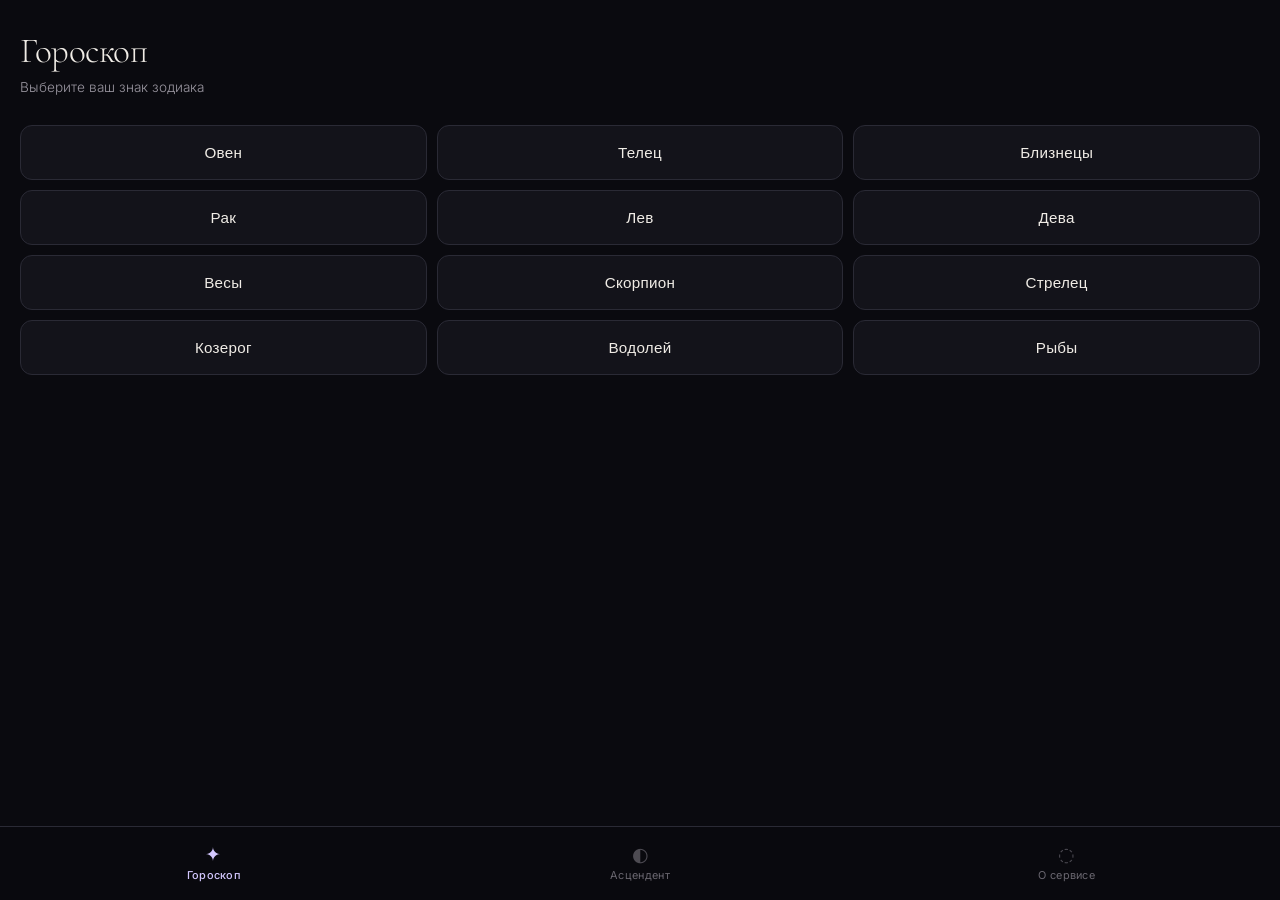
<file: index.html>
<!DOCTYPE html>
<html lang="ru">
<head>
    <meta charset="UTF-8">
    <meta name="viewport" content="width=device-width, initial-scale=1.0, maximum-scale=1.0, user-scalable=no, viewport-fit=cover">
    <meta name="theme-color" content="#0a0a0f">
    <title>Астро-факты</title>
    <script src="https://telegram.org/js/telegram-web-app.js"></script>
    <link rel="preconnect" href="https://fonts.googleapis.com">
    <link rel="preconnect" href="https://fonts.gstatic.com" crossorigin>
    <link href="https://fonts.googleapis.com/css2?family=Cormorant+Garamond:ital,wght@0,300;0,400;0,500;1,300&family=Inter:wght@300;400;500;600&display=swap" rel="stylesheet">
    <link rel="stylesheet" href="styles.css?v=2026.11.09.6">
</head>
<body>
    <div class="app">
        <div class="content">
            
            <div class="screen active" id="screen-horoscope">
                <div class="screen-header">
                    <h1 class="screen-title">Гороскоп</h1>
                    <p class="screen-subtitle">Выберите ваш знак зодиака</p>
                </div>
                
                <div class="signs-grid">
                    <button class="sign-card" data-sign="aries"><span class="sign-name">Овен</span></button>
                    <button class="sign-card" data-sign="taurus"><span class="sign-name">Телец</span></button>
                    <button class="sign-card" data-sign="gemini"><span class="sign-name">Близнецы</span></button>
                    <button class="sign-card" data-sign="cancer"><span class="sign-name">Рак</span></button>
                    <button class="sign-card" data-sign="leo"><span class="sign-name">Лев</span></button>
                    <button class="sign-card" data-sign="virgo"><span class="sign-name">Дева</span></button>
                    <button class="sign-card" data-sign="libra"><span class="sign-name">Весы</span></button>
                    <button class="sign-card" data-sign="scorpio"><span class="sign-name">Скорпион</span></button>
                    <button class="sign-card" data-sign="sagittarius"><span class="sign-name">Стрелец</span></button>
                    <button class="sign-card" data-sign="capricorn"><span class="sign-name">Козерог</span></button>
                    <button class="sign-card" data-sign="aquarius"><span class="sign-name">Водолей</span></button>
                    <button class="sign-card" data-sign="pisces"><span class="sign-name">Рыбы</span></button>
                </div>
                
                <div id="forecastContainer"></div>
            </div>
            
            <div class="screen" id="screen-ascendant">
                <div class="screen-header">
                    <h1 class="screen-title">Асцендент</h1>
                    <p class="screen-subtitle">Ваша восходящая карта</p>
                </div>
                
                <div class="form-group">
                    <label class="form-label">Город рождения</label>
                    <input type="text" class="form-input" id="cityInput" placeholder="Москва" value="Москва">
                </div>
                
                <div class="form-row">
                    <div class="form-group">
                        <label class="form-label">День</label>
                        <input type="number" class="form-input" id="dayInput" min="1" max="31" value="15">
                    </div>
                    <div class="form-group">
                        <label class="form-label">Месяц</label>
                        <input type="number" class="form-input" id="monthInput" min="1" max="12" value="5">
                    </div>
                    <div class="form-group">
                        <label class="form-label">Год</label>
                        <input type="number" class="form-input" id="yearInput" min="1900" max="2030" value="1990">
                    </div>
                </div>
                
                <div class="time-toggle">
                    <input type="checkbox" id="approximateTime" onchange="toggleTimeInput()">
                    <label for="approximateTime">Не помню точное время</label>
                </div>
                
                <div id="exactTimeBlock">
                    <div class="form-row">
                        <div class="form-group">
                            <label class="form-label">Часы</label>
                            <input type="number" class="form-input" id="hourInput" min="0" max="23" value="14">
                        </div>
                        <div class="form-group">
                            <label class="form-label">Минуты</label>
                            <input type="number" class="form-input" id="minuteInput" min="0" max="59" value="30">
                        </div>
                        <div class="form-group"></div>
                    </div>
                </div>
                
                <div id="approximateTimeBlock" class="hidden">
                    <div class="form-group">
                        <label class="form-label">Примерное время</label>
                        <select class="form-select" id="timeOfDay">
                            <option value="09:00">Утро (06-12)</option>
                            <option value="15:00" selected>День (12-18)</option>
                            <option value="21:00">Вечер (18-00)</option>
                            <option value="03:00">Ночь (00-06)</option>
                        </select>
                    </div>
                </div>
                
                <div class="consent-block">
                    <input type="checkbox" id="consentCheckbox">
                    <label for="consentCheckbox">
                        Согласен на обработку данных для расчёта. Данные не хранятся. <a href="privacy.html" target="_blank">Политика</a>
                    </label>
                </div>
                
                <button class="primary-btn" id="calcBtn" onclick="calculateAscendant()">Рассчитать</button>
                <div id="ascendantResult"></div>
            </div>
            
            <div class="screen" id="screen-about">
                <div class="screen-header">
                    <h1 class="screen-title">О сервисе</h1>
                    <p class="screen-subtitle">Как это работает</p>
                </div>
                
                <div class="about-section">
                    <h2 class="about-title">Астрономическая основа</h2>
                    <p class="about-text">
                        Все расчёты выполняются на основе реальных эфемерид — математических моделей движения планет, используемых в профессиональной астрологии.
                    </p>
                </div>
                
                <div class="about-section">
                    <h2 class="about-title">Что мы считаем</h2>
                    <p class="about-text">
                        Положение Солнца, Луны, Меркурия, Венеры и Марса. Статус Меркурия (прямой или ретроградный). Асцендент по вашему месту и времени рождения.
                    </p>
                </div>
                
                <div class="about-section">
                    <h2 class="about-title">Конфиденциальность</h2>
                    <p class="about-text">
                        Мы <strong>не сохраняем</strong> ваши данные. Город, дата и время рождения используются только в момент расчёта и сразу удаляются из памяти сервера.
                    </p>
                    <p class="about-text">
                        <a href="privacy.html" target="_blank" class="about-link">Полная политика конфиденциальности</a>
                    </p>
                </div>
                
                <div class="disclaimer-box">
                    Сервис носит исключительно развлекательный характер. Астрологические расчёты не являются научно доказанными фактами и не могут служить основанием для принятия важных жизненных, финансовых или медицинских решений.
                </div>
            </div>
            
        </div>
        
        <nav class="tab-bar">
            <button class="tab-item active" data-screen="horoscope">
                <span class="tab-icon">✦</span>
                <span class="tab-label">Гороскоп</span>
            </button>
            <button class="tab-item" data-screen="ascendant">
                <span class="tab-icon">◐</span>
                <span class="tab-label">Асцендент</span>
            </button>
            <button class="tab-item" data-screen="about">
                <span class="tab-icon">◌</span>
                <span class="tab-label">О сервисе</span>
            </button>
        </nav>
    </div>

    <script src="app.js?v=2026.11.09.6"></script>
</body>
</html>
</file>
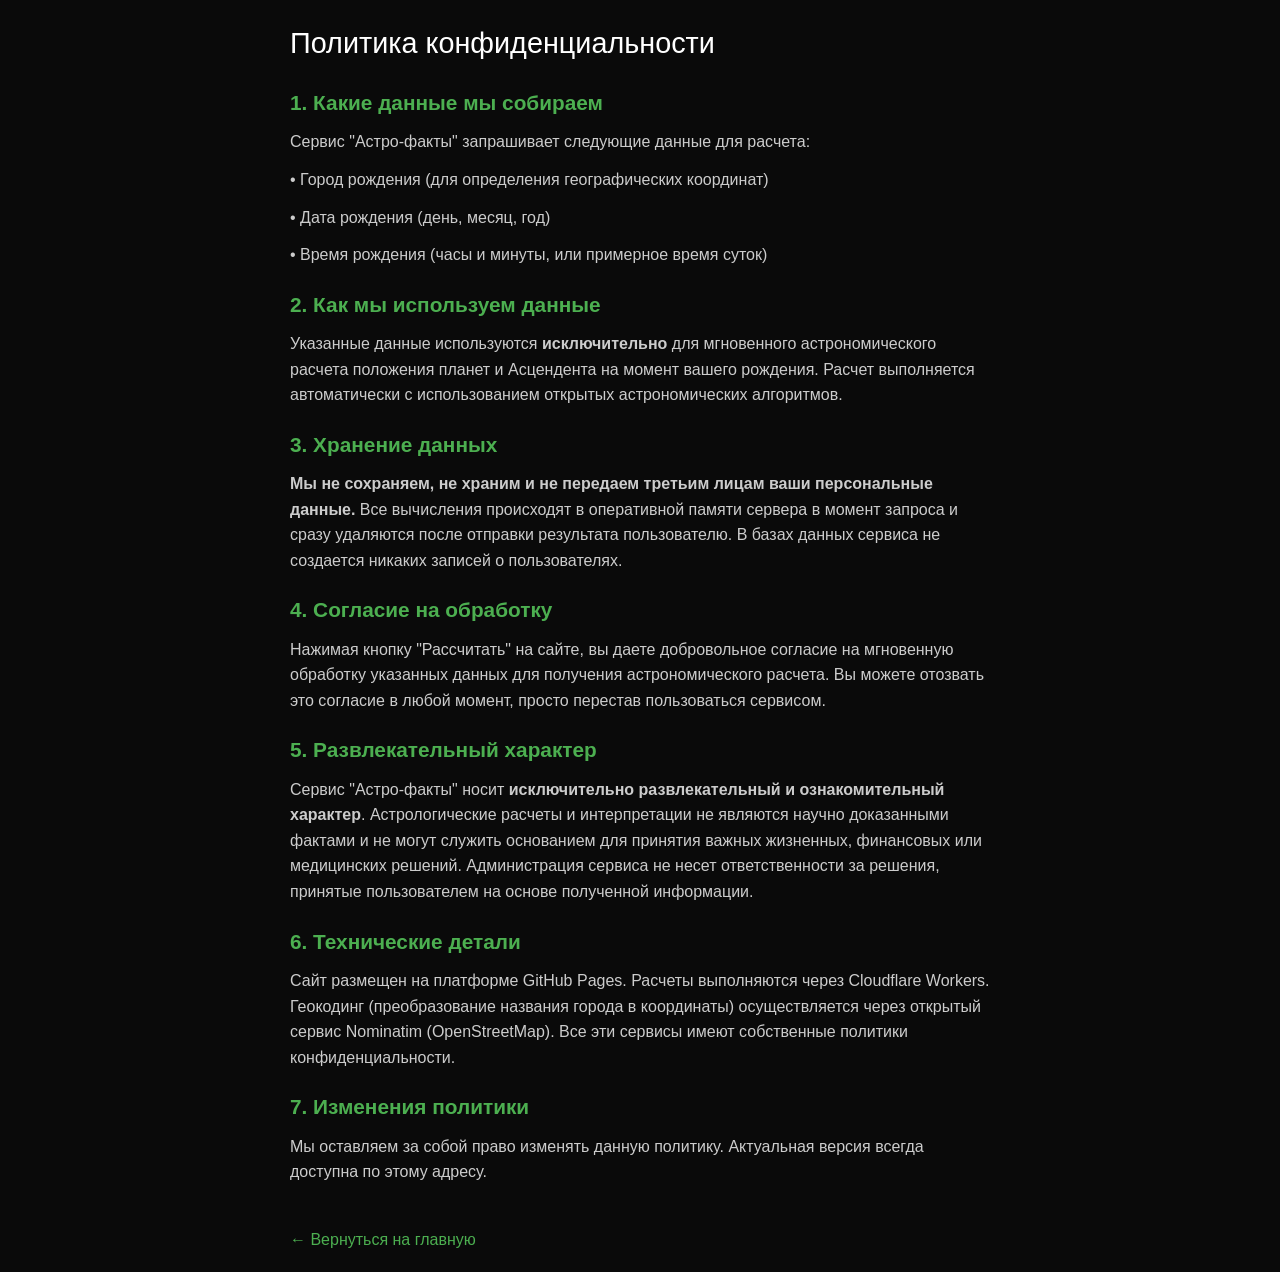
<file: privacy.html>
<!DOCTYPE html>
<html lang="ru">
<head>
    <meta charset="UTF-8">
    <meta name="viewport" content="width=device-width, initial-scale=1.0">
    <title>Политика конфиденциальности - Астро-факты</title>
    <style>
        * { margin: 0; padding: 0; box-sizing: border-box; }
        body { font-family: -apple-system, BlinkMacSystemFont, 'Segoe UI', sans-serif; background: #0a0a0a; color: #fff; padding: 20px; line-height: 1.6; }
        .container { max-width: 700px; margin: 0 auto; }
        h1 { font-size: 1.8rem; margin-bottom: 20px; font-weight: 400; }
        h2 { font-size: 1.3rem; margin: 20px 0 10px; color: #4CAF50; }
        p { margin-bottom: 12px; color: #ccc; }
        .back-link { display: inline-block; margin-top: 30px; color: #4CAF50; text-decoration: none; }
        .back-link:hover { text-decoration: underline; }
    </style>
</head>
<body>
    <div class="container">
        <h1>Политика конфиденциальности</h1>
        
        <h2>1. Какие данные мы собираем</h2>
        <p>Сервис "Астро-факты" запрашивает следующие данные для расчета:</p>
        <p>• Город рождения (для определения географических координат)</p>
        <p>• Дата рождения (день, месяц, год)</p>
        <p>• Время рождения (часы и минуты, или примерное время суток)</p>
        
        <h2>2. Как мы используем данные</h2>
        <p>Указанные данные используются <strong>исключительно</strong> для мгновенного астрономического расчета положения планет и Асцендента на момент вашего рождения. Расчет выполняется автоматически с использованием открытых астрономических алгоритмов.</p>
        
        <h2>3. Хранение данных</h2>
        <p><strong>Мы не сохраняем, не храним и не передаем третьим лицам ваши персональные данные.</strong> Все вычисления происходят в оперативной памяти сервера в момент запроса и сразу удаляются после отправки результата пользователю. В базах данных сервиса не создается никаких записей о пользователях.</p>
        
        <h2>4. Согласие на обработку</h2>
        <p>Нажимая кнопку "Рассчитать" на сайте, вы даете добровольное согласие на мгновенную обработку указанных данных для получения астрономического расчета. Вы можете отозвать это согласие в любой момент, просто перестав пользоваться сервисом.</p>
        
        <h2>5. Развлекательный характер</h2>
        <p>Сервис "Астро-факты" носит <strong>исключительно развлекательный и ознакомительный характер</strong>. Астрологические расчеты и интерпретации не являются научно доказанными фактами и не могут служить основанием для принятия важных жизненных, финансовых или медицинских решений. Администрация сервиса не несет ответственности за решения, принятые пользователем на основе полученной информации.</p>
        
        <h2>6. Технические детали</h2>
        <p>Сайт размещен на платформе GitHub Pages. Расчеты выполняются через Cloudflare Workers. Геокодинг (преобразование названия города в координаты) осуществляется через открытый сервис Nominatim (OpenStreetMap). Все эти сервисы имеют собственные политики конфиденциальности.</p>
        
        <h2>7. Изменения политики</h2>
        <p>Мы оставляем за собой право изменять данную политику. Актуальная версия всегда доступна по этому адресу.</p>
        
        <a href="index.html" class="back-link">← Вернуться на главную</a>
    </div>
</body>
</html>
</file>
<file: styles.css>
* { margin: 0; padding: 0; box-sizing: border-box; -webkit-tap-highlight-color: transparent; }

:root {
    --bg: #0a0a0f;
    --bg-card: #13131a;
    --bg-elevated: #1a1a23;
    --border: #2a2a35;
    --text: #f0ece6;
    --text-dim: #9a96a0;
    --text-muted: #6a6770;
    --accent: #d4c8ff;
    --accent-dim: rgba(212, 200, 255, 0.12);
    --success: #7dd3a0;
    --danger: #ff7b8a;
    --venus: #e891a8;
    --mars: #ff9b7a;
    --gold: #d4af37;
}

html, body {
    height: 100%;
    overflow: hidden;
}

body { 
    font-family: 'Inter', -apple-system, sans-serif; 
    background: var(--bg);
    color: var(--text);
    font-size: 15px;
    line-height: 1.5;
    font-weight: 300;
    -webkit-font-smoothing: antialiased;
}

.app {
    height: 100vh;
    height: 100dvh;
    display: flex;
    flex-direction: column;
    padding-bottom: env(safe-area-inset-bottom);
}

.content {
    flex: 1;
    overflow-y: auto;
    overflow-x: hidden;
    padding: 24px 20px 20px;
    -webkit-overflow-scrolling: touch;
}

.content::-webkit-scrollbar { display: none; }

.screen { display: none; animation: fadeIn 0.3s ease; }
.screen.active { display: block; }

@keyframes fadeIn {
    from { opacity: 0; transform: translateY(8px); }
    to { opacity: 1; transform: translateY(0); }
}

.screen-header {
    margin-bottom: 28px;
    padding-top: 8px;
}

.screen-title {
    font-family: 'Cormorant Garamond', serif;
    font-size: 2.2rem;
    font-weight: 300;
    letter-spacing: -0.5px;
    line-height: 1.1;
    margin-bottom: 6px;
}

.screen-subtitle {
    font-size: 0.85rem;
    color: var(--text-dim);
    font-weight: 300;
}

/* Сетка знаков */
.signs-grid {
    display: grid;
    grid-template-columns: repeat(3, 1fr);
    gap: 10px;
    margin-bottom: 24px;
}

.sign-card {
    background: var(--bg-card);
    border: 1.5px solid var(--border);
    border-radius: 12px;
    padding: 18px 8px;
    text-align: center;
    cursor: pointer;
    transition: all 0.25s ease;
}

.sign-card:hover {
    background: var(--bg-elevated);
    border-color: #3a3a4a;
    transform: translateY(-2px);
}

.sign-card.active {
    background: var(--accent-dim);
    border-color: var(--accent);
    box-shadow: 0 4px 20px rgba(212, 200, 255, 0.15);
}

.sign-name {
    font-size: 0.95rem;
    font-weight: 400;
    color: var(--text);
    letter-spacing: 0.3px;
}

.sign-card.active .sign-name {
    color: var(--accent);
    font-weight: 500;
}

/* Сегментированный переключатель */
.segmented {
    display: flex;
    background: var(--bg-card);
    border: 1px solid var(--border);
    border-radius: 10px;
    padding: 4px;
    margin-bottom: 24px;
}

.segment {
    flex: 1;
    background: transparent;
    border: none;
    color: var(--text-dim);
    padding: 10px 4px;
    font-size: 0.82rem;
    font-weight: 400;
    cursor: pointer;
    border-radius: 7px;
    transition: all 0.25s;
    font-family: inherit;
}

.segment.active {
    background: var(--bg-elevated);
    color: var(--text);
    font-weight: 500;
    box-shadow: 0 2px 8px rgba(0,0,0,0.3);
}

/* Карточка прогноза */
.forecast-card {
    background: var(--bg-card);
    border: 1px solid var(--border);
    border-radius: 16px;
    padding: 24px;
    margin-bottom: 16px;
}

.forecast-meta {
    display: flex;
    justify-content: space-between;
    align-items: center;
    margin-bottom: 20px;
    padding-bottom: 16px;
    border-bottom: 1px solid var(--border);
    flex-wrap: wrap;
    gap: 8px;
}

.forecast-date {
    font-size: 0.78rem;
    color: var(--text-muted);
    letter-spacing: 0.5px;
}

.forecast-astro {
    font-size: 0.75rem;
    color: var(--text-dim);
    font-family: 'SF Mono', 'Monaco', monospace;
    letter-spacing: 0.3px;
    max-width: 100%;
    text-align: right;
}

.forecast-section {
    margin-bottom: 22px;
}

.forecast-section:last-child { margin-bottom: 0; }

.forecast-label {
    font-size: 0.72rem;
    text-transform: uppercase;
    color: var(--text-muted);
    letter-spacing: 1.5px;
    margin-bottom: 10px;
    font-weight: 500;
}

.forecast-text {
    font-size: 1.02rem;
    line-height: 1.6;
    color: var(--text);
    font-weight: 300;
}

/* Планеты */
.planet-row {
    padding: 14px;
    background: var(--bg-elevated);
    border-radius: 10px;
    margin-bottom: 10px;
    border-left: 2px solid var(--accent);
}

.planet-row.venus { border-left-color: var(--venus); }
.planet-row.mars { border-left-color: var(--mars); }

.planet-label {
    font-size: 0.72rem;
    text-transform: uppercase;
    letter-spacing: 1px;
    color: var(--text-muted);
    font-weight: 500;
    margin-bottom: 6px;
}

.planet-text {
    font-size: 0.9rem;
    line-height: 1.5;
    color: var(--text);
}

/* Блок премиума (заглушка) */
.premium-teaser {
    background: linear-gradient(135deg, rgba(212, 175, 55, 0.08) 0%, rgba(212, 175, 55, 0.03) 100%);
    border: 1px solid rgba(212, 175, 55, 0.25);
    border-radius: 14px;
    padding: 22px;
    margin-top: 20px;
    position: relative;
    overflow: hidden;
}

.premium-teaser::before {
    content: '';
    position: absolute;
    top: 0;
    left: 0;
    right: 0;
    height: 2px;
    background: linear-gradient(90deg, transparent, var(--gold), transparent);
}

.premium-badge {
    display: inline-block;
    background: var(--gold);
    color: #000;
    font-size: 0.68rem;
    font-weight: 600;
    padding: 4px 10px;
    border-radius: 4px;
    text-transform: uppercase;
    letter-spacing: 1px;
    margin-bottom: 12px;
}

.premium-title {
    font-family: 'Cormorant Garamond', serif;
    font-size: 1.3rem;
    font-weight: 400;
    margin-bottom: 10px;
    color: var(--text);
}

.premium-text {
    font-size: 0.88rem;
    line-height: 1.55;
    color: var(--text-dim);
    margin-bottom: 16px;
}

.premium-features {
    list-style: none;
    margin-bottom: 18px;
}

.premium-features li {
    font-size: 0.85rem;
    color: var(--text-dim);
    padding: 6px 0;
    padding-left: 20px;
    position: relative;
}

.premium-features li::before {
    content: '';
    position: absolute;
    left: 0;
    top: 12px;
    width: 6px;
    height: 6px;
    background: var(--gold);
    border-radius: 50%;
}

.premium-placeholder {
    text-align: center;
    padding: 14px;
    background: rgba(212, 175, 55, 0.1);
    border-radius: 10px;
    font-size: 0.88rem;
    color: var(--text-dim);
}

/* Формы */
.form-group { margin-bottom: 16px; }

.form-label { 
    display: block; 
    font-size: 0.72rem; 
    color: var(--text-muted);
    margin-bottom: 8px;
    text-transform: uppercase;
    letter-spacing: 1px;
    font-weight: 500;
}

.form-input, .form-select { 
    width: 100%; 
    background: var(--bg-card);
    border: 1px solid var(--border);
    color: var(--text); 
    padding: 14px 16px; 
    border-radius: 10px; 
    font-size: 0.95rem;
    font-family: inherit;
    transition: border-color 0.2s;
    -webkit-appearance: none;
}

.form-input:focus, .form-select:focus { 
    outline: none; 
    border-color: var(--accent);
}

.form-row { 
    display: grid; 
    grid-template-columns: repeat(3, 1fr); 
    gap: 10px; 
}

.time-toggle { 
    display: flex; 
    align-items: center; 
    gap: 12px; 
    margin: 18px 0; 
    padding: 14px; 
    background: var(--bg-card);
    border-radius: 10px; 
    border: 1px solid var(--border);
}

.time-toggle input[type="checkbox"] { 
    width: 18px; 
    height: 18px; 
    cursor: pointer;
    accent-color: var(--accent);
}

.time-toggle label { 
    font-size: 0.88rem; 
    color: var(--text-dim);
    cursor: pointer; 
    margin: 0;
    line-height: 1.4;
}

.primary-btn { 
    width: 100%; 
    background: var(--text);
    color: var(--bg); 
    border: none; 
    padding: 16px; 
    border-radius: 12px; 
    font-size: 0.95rem; 
    cursor: pointer; 
    margin-top: 8px; 
    transition: all 0.2s;
    font-weight: 500;
    font-family: inherit;
    letter-spacing: 0.3px;
}

.primary-btn:hover { opacity: 0.9; }

.primary-btn:disabled { 
    background: var(--bg-elevated);
    color: var(--text-muted);
    cursor: not-allowed;
}

.result-card { 
    background: var(--bg-card);
    border: 1px solid var(--border);
    border-radius: 14px; 
    padding: 22px; 
    margin-top: 20px;
}

.result-title { 
    font-family: 'Cormorant Garamond', serif;
    font-size: 1.5rem; 
    margin-bottom: 14px; 
    font-weight: 400;
    color: var(--accent);
}

.result-row {
    display: flex;
    justify-content: space-between;
    padding: 8px 0;
    border-bottom: 1px solid var(--border);
    font-size: 0.88rem;
}

.result-row:last-of-type { border-bottom: none; }

.result-label { color: var(--text-muted); }
.result-value { color: var(--text); font-weight: 400; }

.result-interpretation {
    margin-top: 16px;
    padding-top: 16px;
    border-top: 1px solid var(--border);
    font-size: 0.92rem;
    line-height: 1.55;
    color: var(--text-dim);
    font-style: italic;
}

.error-msg { 
    color: var(--danger); 
    text-align: center; 
    padding: 14px;
    font-size: 0.88rem;
    background: rgba(255, 123, 138, 0.08);
    border-radius: 10px;
    margin-top: 16px;
}

.consent-block { 
    background: var(--bg-card);
    border: 1px solid var(--border);
    border-radius: 10px; 
    padding: 14px; 
    margin: 16px 0; 
    display: flex; 
    align-items: flex-start; 
    gap: 10px;
}

.consent-block input[type="checkbox"] { 
    width: 18px; 
    height: 18px; 
    cursor: pointer;
    accent-color: var(--accent);
    margin-top: 2px;
    flex-shrink: 0;
}

.consent-block label { 
    font-size: 0.82rem; 
    color: var(--text-dim);
    cursor: pointer; 
    line-height: 1.45;
}

.consent-block a { 
    color: var(--accent);
    text-decoration: none;
}

/* О сервисе */
.about-section {
    margin-bottom: 24px;
}

.about-title {
    font-family: 'Cormorant Garamond', serif;
    font-size: 1.4rem;
    font-weight: 400;
    margin-bottom: 12px;
    color: var(--text);
}

.about-text {
    font-size: 0.9rem;
    line-height: 1.6;
    color: var(--text-dim);
    margin-bottom: 10px;
}

.about-text strong {
    color: var(--text);
    font-weight: 500;
}

.about-link {
    color: var(--accent);
    text-decoration: none;
}

.disclaimer-box {
    background: var(--bg-card);
    border: 1px solid var(--border);
    border-radius: 10px;
    padding: 14px;
    font-size: 0.8rem;
    color: var(--text-muted);
    line-height: 1.5;
    margin-top: 20px;
}

/* Нижняя навигация */
.tab-bar {
    display: flex;
    background: rgba(10, 10, 15, 0.98);
    backdrop-filter: blur(20px);
    -webkit-backdrop-filter: blur(20px);
    border-top: 1px solid var(--border);
    padding: 10px 0 calc(10px + env(safe-area-inset-bottom));
    position: sticky;
    bottom: 0;
    z-index: 100;
}

.tab-item {
    flex: 1;
    display: flex;
    flex-direction: column;
    align-items: center;
    gap: 4px;
    padding: 8px 4px;
    background: none;
    border: none;
    color: var(--text-muted);
    cursor: pointer;
    transition: color 0.2s;
    font-family: inherit;
}

.tab-item.active { color: var(--accent); }

.tab-icon {
    font-size: 1.2rem;
    line-height: 1;
    opacity: 0.7;
}

.tab-item.active .tab-icon {
    opacity: 1;
}

.tab-label {
    font-size: 0.68rem;
    font-weight: 400;
    letter-spacing: 0.3px;
}

.tab-item.active .tab-label {
    font-weight: 500;
}

.hidden { display: none; }

.empty-state {
    text-align: center;
    padding: 40px 20px;
    color: var(--text-muted);
}
</file>
